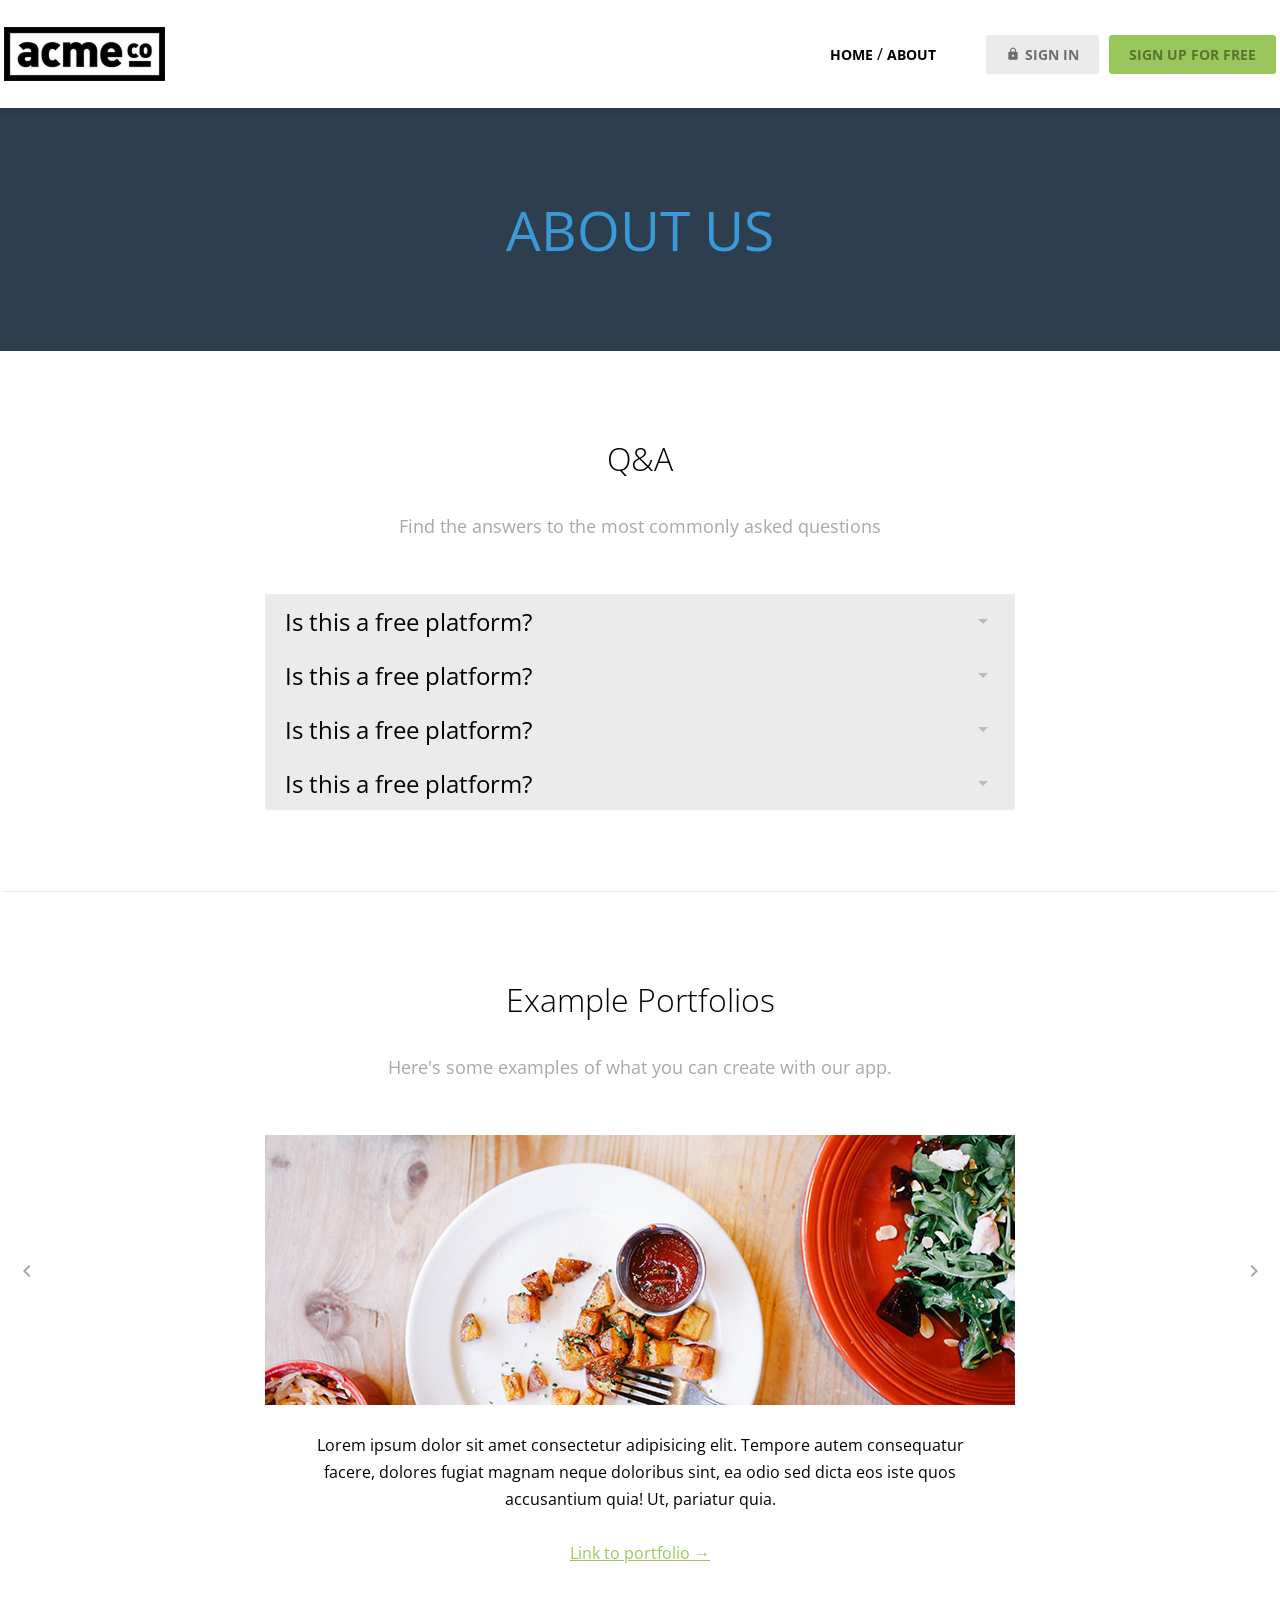
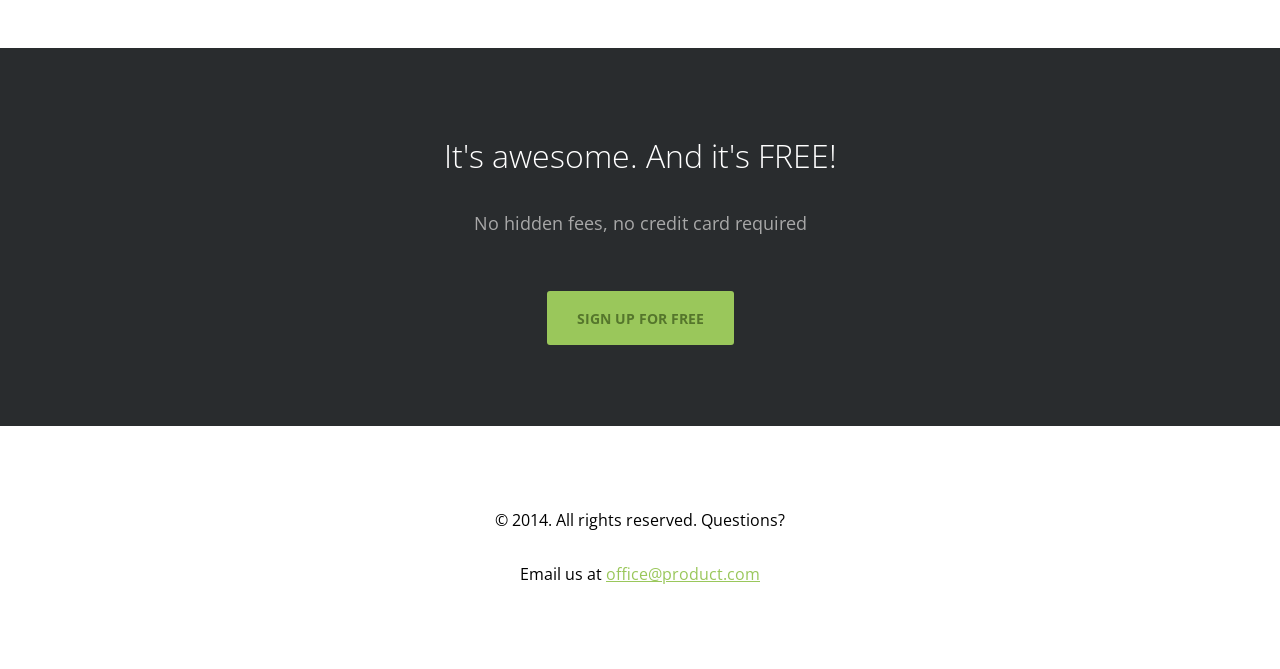
<file: about.html>
<!doctype html>
<html lang="en">
  <head>
    <meta charset="UTF-8" />
    <meta name="viewport" content="width=device-width, initial-scale=1.0" />
    <title>About - ACME</title>
    <link rel="preconnect" href="https://fonts.googleapis.com" />
    <link rel="preconnect" href="https://fonts.gstatic.com" crossorigin />
    <link
      href="https://fonts.googleapis.com/css2?family=Open+Sans:ital,wght@0,300..800;1,300..800&display=swap"
      rel="stylesheet"
    />
    <link href="https://fonts.googleapis.com/icon?family=Material+Icons" rel="stylesheet" />
    <link rel="stylesheet" href="css/common.css" />
    <link rel="stylesheet" href="css/about.css" />
  </head>

  <body>
    <header>
      <div class="container d-flex justify-content-between align-items-center">
        <h1 class="logo">
          <a href="index.html">
            <img src="images/logo.png" alt="acme logo" />
            <span class="hidden">ACME</span>
          </a>
        </h1>
        <nav>
          <ul class="d-flex align-items-center">
            <li>
              <a href="index.html" class="text-nav">home</a>
              /
              <a href="about.html" class="text-nav">about</a>
            </li>
            <li>
              <a href="signin.html" class="btn btn-secondary"
                ><span class="material-icons">lock</span>sign in</a
              >
            </li>
            <li>
              <a href="signup.html" class="btn btn-primary">sign up for free</a>
            </li>
          </ul>
        </nav>
      </div>
    </header>
    <main>
      <section class="hero inner-pd">
        <div class="container">
          <h2 class="text-heading-xl text-center">about us</h2>
        </div>
      </section>
      <section class="qna container inner-pd">
        <div class="header d-flex flex-column g-1">
          <h3 class="text-body-l">Q&amp;A</h3>
          <p class="text-body-m-plus">Find the answers to the most commonly asked questions</p>
        </div>
        <ul class="qnalist">
          <li>
            <details>
              <summary class="question">
                <span>Is this a free platform?</span>
                <span class="material-icons">arrow_drop_down</span>
              </summary>
              <div class="answer">
                <p>
                  Lorem ipsum dolor, sit amet consectetur adipisicing elit. Tempora magnam dolorem
                  perspiciatis! Delectus soluta animi quaerat ipsum labore, laboriosam mollitia
                  inventore commodi blanditiis molestiae asperiores dolorem expedita et tempore
                  deleniti.
                </p>
              </div>
            </details>
          </li>
          <li>
            <details>
              <summary class="question">
                <span>Is this a free platform?</span>
                <span class="material-icons">arrow_drop_down</span>
              </summary>
              <div class="answer">
                <p>
                  Lorem ipsum dolor, sit amet consectetur adipisicing elit. Tempora magnam dolorem
                  perspiciatis! Delectus soluta animi quaerat ipsum labore, laboriosam mollitia
                  inventore commodi blanditiis molestiae asperiores dolorem expedita et tempore
                  deleniti.
                </p>
              </div>
            </details>
          </li>
          <li>
            <details>
              <summary class="question">
                <span>Is this a free platform?</span>
                <span class="material-icons">arrow_drop_down</span>
              </summary>
              <div class="answer">
                <p>
                  Lorem ipsum dolor, sit amet consectetur adipisicing elit. Tempora magnam dolorem
                  perspiciatis! Delectus soluta animi quaerat ipsum labore, laboriosam mollitia
                  inventore commodi blanditiis molestiae asperiores dolorem expedita et tempore
                  deleniti.
                </p>
              </div>
            </details>
          </li>
          <li>
            <details>
              <summary class="question">
                <span>Is this a free platform?</span>
                <span class="material-icons">arrow_drop_down</span>
              </summary>
              <div class="answer">
                <p>
                  Lorem ipsum dolor, sit amet consectetur adipisicing elit. Tempora magnam dolorem
                  perspiciatis! Delectus soluta animi quaerat ipsum labore, laboriosam mollitia
                  inventore commodi blanditiis molestiae asperiores dolorem expedita et tempore
                  deleniti.
                </p>
              </div>
            </details>
          </li>
        </ul>
      </section>
      <hr class="container" />
      <section class="portfolio slidewrapper container inner-pd">
        <div class="header d-flex flex-column g-1">
          <h3 class="text-body-l">Example Portfolios</h3>
          <p class="text-body-m-plus">Here's some examples of what you can create with our app.</p>
        </div>
        <ul class="slidecontainer">
          <li>
            <img src="images/portfolio_01.png" alt="portfolio_01" />
            <p>
              Lorem ipsum dolor sit amet consectetur adipisicing elit. Tempore autem consequatur
              facere, dolores fugiat magnam neque doloribus sint, ea odio sed dicta eos iste quos
              accusantium quia! Ut, pariatur quia.
            </p>
            <a href="" class="text-link">Link to portfolio &rarr;</a>
          </li>
          <li>
            <img src="images/portfolio_01.png" alt="portfolio_01" />
            <p>
              Lorem ipsum dolor sit amet consectetur adipisicing elit. Tempore autem consequatur
              facere, dolores fugiat magnam neque doloribus sint, ea odio sed dicta eos iste quos
              accusantium quia! Ut, pariatur quia.
            </p>
            <a href="" class="text-link">Link to portfolio &rarr;</a>
          </li>
          <li>
            <img src="images/portfolio_01.png" alt="portfolio_01" />
            <p>
              Lorem ipsum dolor sit amet consectetur adipisicing elit. Tempore autem consequatur
              facere, dolores fugiat magnam neque doloribus sint, ea odio sed dicta eos iste quos
              accusantium quia! Ut, pariatur quia.
            </p>
            <a href="" class="text-link">Link to portfolio &rarr;</a>
          </li>
        </ul>
        <button type="button" class="button prev">
          <span class="material-icons">chevron_left</span>
        </button>
        <button type="button" class="button next">
          <span class="material-icons">chevron_right</span>
        </button>
      </section>
      <section class="cta inner-pd d-flex flex-column align-items-center g-2">
        <div class="content d-flex flex-column g-1">
          <h3 class="text-body-l">It's awesome. And it's FREE!</h3>
          <p class="text-body-m-plus">No hidden fees, no credit card required</p>
        </div>
        <a href="#" class="btn btn-primary big">sign up for free</a>
      </section>
    </main>
    <footer class="inner-pd d-flex flex-column align-items-center g-1">
      <p>&copy; 2014. All rights reserved. Questions?</p>
      <p>Email us at <a href="#" class="text-link">office@product.com</a></p>
    </footer>
    <script src="js/main.js"></script>
    <script src="js/about.js"></script>
  </body>
</html>
</file>
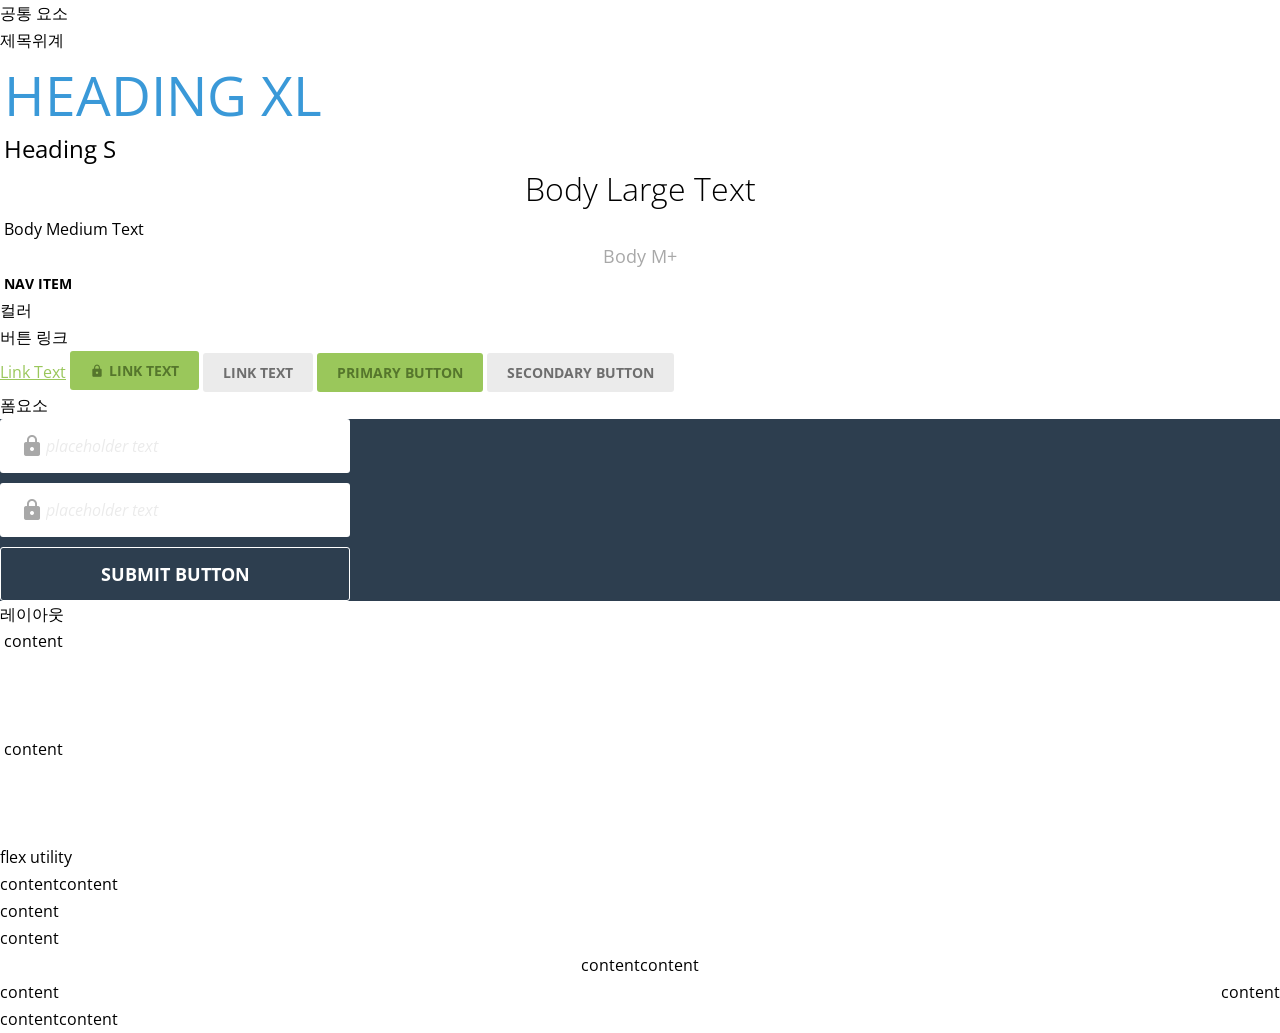
<file: common.html>
<!DOCTYPE html>
<html lang="en">

<head>
  <meta charset="UTF-8">
  <meta name="viewport" content="width=device-width, initial-scale=1.0">
  <title>ACME</title>
  <link rel="preconnect" href="https://fonts.googleapis.com">
  <link rel="preconnect" href="https://fonts.gstatic.com" crossorigin>
  <link href="https://fonts.googleapis.com/css2?family=Open+Sans:ital,wght@0,300..800;1,300..800&display=swap"
    rel="stylesheet">
  <link href="https://fonts.googleapis.com/icon?family=Material+Icons" rel="stylesheet">
  <link rel="stylesheet" href="css/common.css">
</head>

<body>
  <h1>공통 요소</h1>
  <h2>제목위계</h2>

  <!-- Typography System -->
  <div class="container">
    <!-- Heading -->
    <h1 class="text-heading-xl">Heading XL</h1>
    <h2 class="text-heading-s">Heading S</h2>

    <!-- Body -->
    <p class="text-body-l">Body Large Text</p>
    <p class="text-body-m">Body Medium Text</p>
    <p class="text-body-m-plus">Body M+</p>

    <!-- Navigation -->
    <nav>
      <ul>
        <li><a href="#" class="text-nav">Nav Item</a></li>
      </ul>
    </nav>
  </div>

  <h2>컬러</h2>
  <h2>버튼 링크</h2>
  <!-- Link -->
  <a href="#" class="text-link">Link Text</a>
  <a href="#" class="btn btn-primary"><span class="material-icons">lock</span> Link Text</a>
  <a href="#" class="btn btn-secondary">Link Text</a>

  <!-- Button -->
  <button class="btn btn-primary">Primary Button</button>
  <button class="btn btn-secondary">Secondary Button</button>

  <h2>폼요소</h2>
  <div class="hero">
    <form action="">
      <div class="field">
        <label for="useremail">
          <span class="material-icons">lock</span>
        </label>
        <input type="text" id="useremail" placeholder="placeholder text">
      </div>
      <div class="field">
        <label for="useremail">
          <span class="material-icons">lock</span>
        </label>
        <input type="text" id="useremail" placeholder="placeholder text">
      </div>
      <button type="submit">Submit button</button>
    </form>
  </div>
  <h2>레이아웃</h2>
  <div class="container">
    content
  </div>
  <div class="container inner-pd">
    content
  </div>
  <h3>flex utility</h3>
  <div class="d-flex">
    <div>content</div>
    <div>content</div>
  </div>
  <div class="d-flex flex-column">
    <div>content</div>
    <div>content</div>
  </div>
  <div class="d-flex justify-content-center">
    <div>content</div>
    <div>content</div>
  </div>
  <div class="d-flex justify-content-between">
    <div>content</div>
    <div>content</div>
  </div>
  <div class="d-flex align-items-center">
    <div>content</div>
    <div>content</div>
  </div>
</body>

</html>
</file>
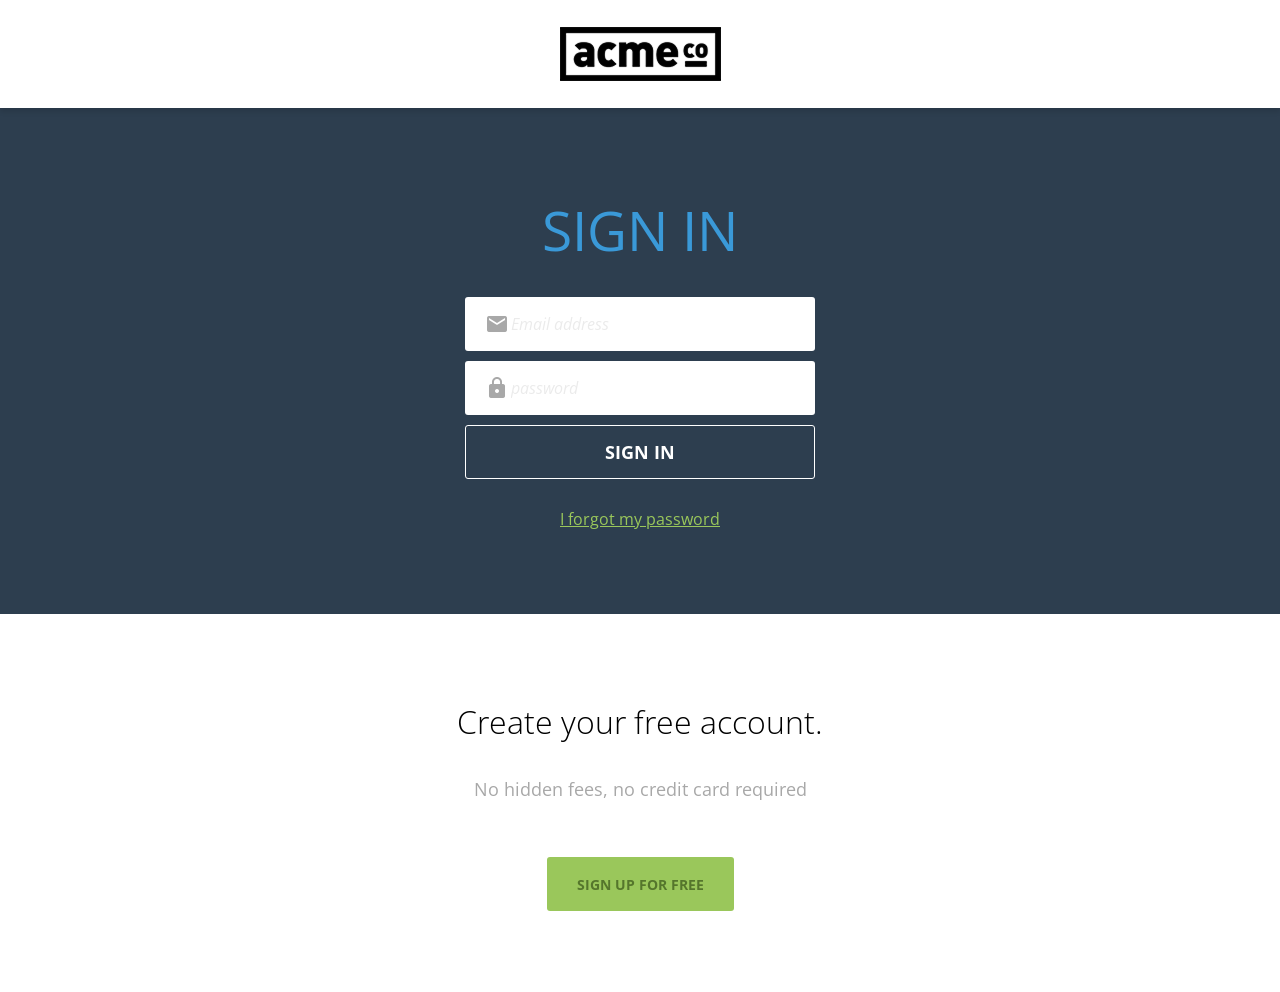
<file: signin.html>
<!doctype html>
<html lang="en">
  <head>
    <meta charset="UTF-8" />
    <meta name="viewport" content="width=device-width, initial-scale=1.0" />
    <title>Signin - ACME</title>
    <link rel="preconnect" href="https://fonts.googleapis.com" />
    <link rel="preconnect" href="https://fonts.gstatic.com" crossorigin />
    <link
      href="https://fonts.googleapis.com/css2?family=Open+Sans:ital,wght@0,300..800;1,300..800&display=swap"
      rel="stylesheet"
    />
    <link href="https://fonts.googleapis.com/icon?family=Material+Icons" rel="stylesheet" />
    <link rel="stylesheet" href="css/common.css" />
    <link rel="stylesheet" href="css/sign.css" />
  </head>

  <body>
    <header>
      <div class="container d-flex justify-content-center align-items-center">
        <h1 class="logo">
          <a href="index.html">
            <img src="images/logo.png" alt="acme logo" />
            <span class="hidden">ACME</span>
          </a>
        </h1>
      </div>
    </header>
    <main>
      <section class="hero inner-pd">
        <div class="container d-flex flex-column align-items-center g-1">
          <h2 class="text-heading-xl">Sign in</h2>
          <form action="">
            <div class="field">
              <label for="useremail">
                <span class="material-icons">email</span>
              </label>
              <input type="text" id="useremail" placeholder="Email address" />
            </div>
            <div class="field">
              <label for="useremail">
                <span class="material-icons">lock</span>
              </label>
              <input type="text" id="useremail" placeholder="password" />
            </div>
            <button type="submit">Sign in</button>
          </form>
          <a href="" class="text-link">I forgot my password</a>
        </div>
      </section>
    </main>
    <footer class="inner-pd d-flex flex-column align-items-center g-2">
      <div class="content d-flex flex-column g-1">
        <h3 class="text-body-l">Create your free account.</h3>
        <p class="text-body-m-plus">No hidden fees, no credit card required</p>
      </div>
      <a href="#" class="btn btn-primary big">sign up for free</a>
    </footer>
  </body>
</html>
</file>
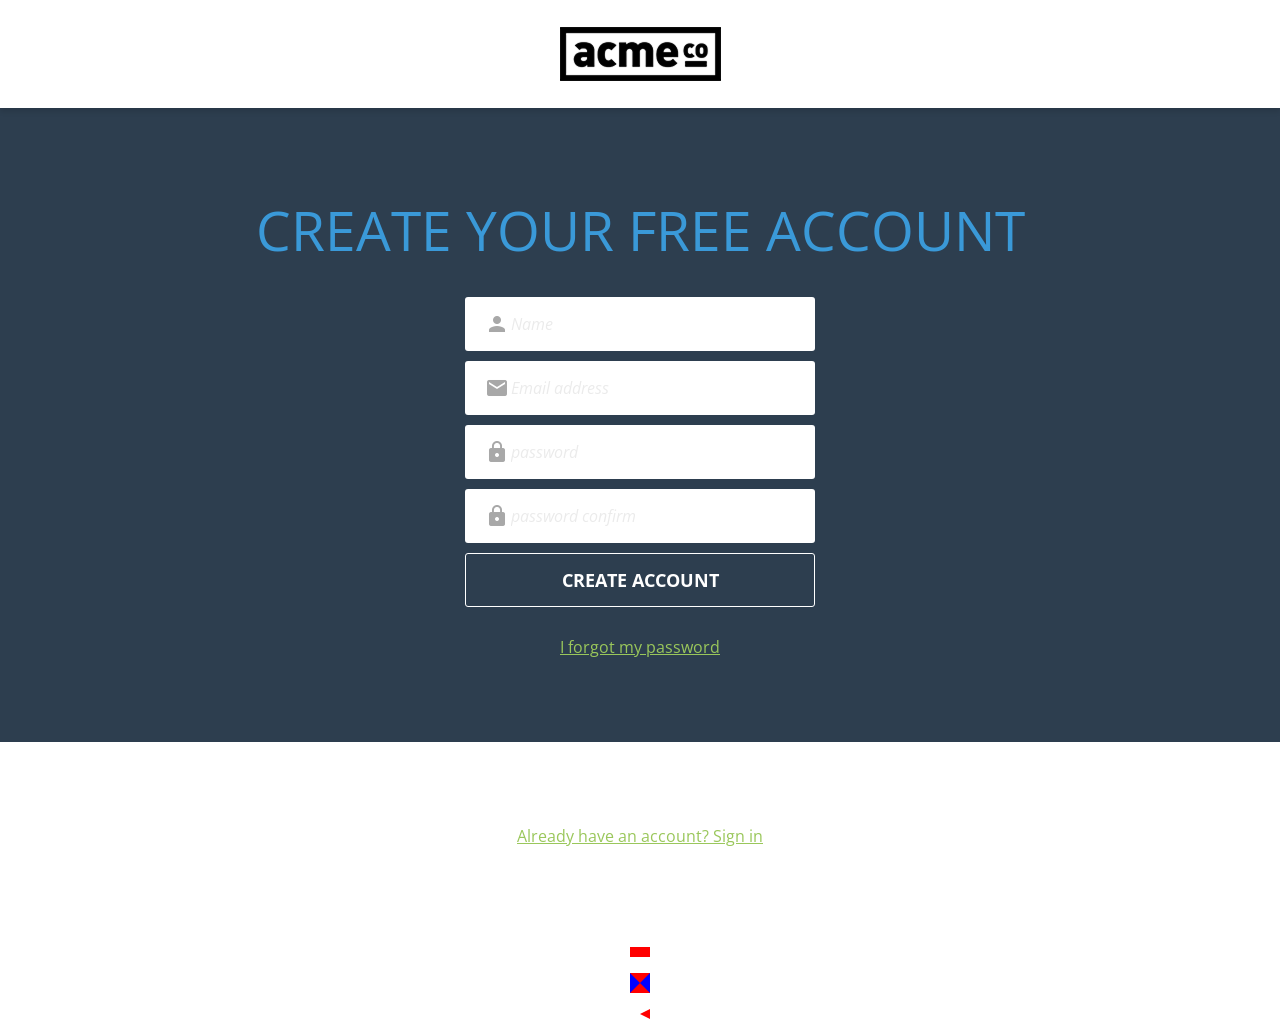
<file: signup.html>
<!doctype html>
<html lang="en">
  <head>
    <meta charset="UTF-8" />
    <meta name="viewport" content="width=device-width, initial-scale=1.0" />
    <title>Signup - ACME</title>
    <link rel="preconnect" href="https://fonts.googleapis.com" />
    <link rel="preconnect" href="https://fonts.gstatic.com" crossorigin />
    <link
      href="https://fonts.googleapis.com/css2?family=Open+Sans:ital,wght@0,300..800;1,300..800&display=swap"
      rel="stylesheet"
    />
    <link href="https://fonts.googleapis.com/icon?family=Material+Icons" rel="stylesheet" />
    <link rel="stylesheet" href="css/common.css" />
    <link rel="stylesheet" href="css/sign.css" />
  </head>

  <body>
    <header>
      <div class="container d-flex justify-content-center align-items-center">
        <h1 class="logo">
          <a href="index.html">
            <img src="images/logo.png" alt="acme logo" />
            <span class="hidden">ACME</span>
          </a>
        </h1>
      </div>
    </header>
    <main>
      <section class="hero inner-pd">
        <div class="container d-flex flex-column align-items-center g-1">
          <h2 class="text-heading-xl">create your free account</h2>
          <form action="#" novalidate>
            <div class="field">
              <label for="useremail">
                <span class="material-icons">person</span>
              </label>
              <input type="text" id="useremail" placeholder="Name" required />
            </div>
            <div class="field">
              <label for="useremail">
                <span class="material-icons">email</span>
              </label>
              <input type="text" id="useremail" placeholder="Email address" required />
            </div>
            <div class="field">
              <label for="userpw">
                <span class="material-icons">lock</span>
              </label>
              <input type="password" id="userpw" placeholder="password" required />
            </div>
            <div class="field">
              <label for="userpwcf">
                <span class="material-icons">lock</span>
              </label>
              <input type="password" id="userpwcf" placeholder="password confirm" required />
            </div>
            <button type="submit">create Account</button>
            <div class="feedback"></div>
          </form>
          <a href="" class="text-link">I forgot my password</a>
        </div>
      </section>
    </main>
    <footer class="inner-pd text-center">
      <a href="#" class="text-link">Already have an account? Sign in</a>
    </footer>
    <div class="box box1"></div>
    <div class="box box2"></div>
    <div class="box box3"></div>
    <script src="js/sign.js"></script>
  </body>
</html>
</file>
<file: css/about.css>
.qnalist {
  width: 750px;
  margin: 0 auto;
}
.qnalist details {
  interpolate-size: allow-keywords;
}
.qnalist details::details-content {
  block-size: 0;
  opacity: 0;
  overflow: hidden;
  transition:
    block-size 0.35s ease,
    opacity 0.35s ease;
}
.qnalist details[open]::details-content {
  block-size: auto;
  opacity: 1;
}
.qnalist details[open] .question .material-icons {
  opacity: 1;
  transform: rotate(180deg);
}
.qnalist .question {
  display: flex;
  height: calc(var(--base-unit) * 2);
  padding: 0 20px;
  justify-content: space-between;
  align-items: center;
  background: var(--super--light--gray);
  cursor: pointer;
  font-size: var(--heading--s);
  line-height: var(--base-unit);
}
.qnalist .question::-webkit-details-marker {
  display: none;
}
.qnalist .question::marker {
  content: "";
}
.qnalist .question .material-icons {
  opacity: 0.2;
  color: #000;
  transition: 0.35s;
}
.qnalist .answer {
  display: flex;
  padding: 20px 20px 30px;
  flex-direction: column;
  gap: 27px;
  box-sizing: border-box;
}
.qnalist details[open] .question {
  font-weight: bold;
}
</file>
<file: css/sign.css>
.hero form {
  position: relative;
}
.feedback {
  width: 320px;
  padding: 20px;
  color: #f30000;
  border-radius: 3px;
  background: var(--white);
  position: absolute;
  left: calc(100% + 30px);
  top: 0;
  display: flex;
  flex-direction: column;
  gap: var(--base-unit);
  visibility: hidden;
}
.feedback:after {
  content: "";
  position: absolute;
  width: 0;
  height: 0;
  border-width: 7px 8px;
  border-style: solid;
  border-color: transparent #fff transparent transparent;
  top: 30px;
  right: 100%;
}

.box {
  width: 0;
  height: 0;
  border-width: 5px 10px;
  border-style: solid;
  margin: 1rem auto;
}
.box1 {
  /* border: 10px solid red; */
  border-color: red;
}
.box2 {
  border-width: 10px;
  border-color: red blue;
}
.box3 {
  border-color: transparent red transparent transparent;
}
</file>
<file: css/common.css>
@import url("normalize.css");
@import url("reset.css");
@import url("flex-utility.css");

:root {
  /* Layout */
  --base-unit: 27px;
  --base-font: 16px;

  /* Color styles */
  --black: rgba(44, 44, 44, 1);
  --light--gray: rgba(168, 168, 168, 1);
  --medium--gray: rgba(110, 110, 110, 1);
  --super--light--gray: rgba(235, 235, 235, 1);
  --primary: rgba(154, 199, 91, 1);
  --secondary: rgba(85, 118, 44, 1);
  --white: rgba(255, 255, 255, 1);
  --hero: rgba(45, 62, 79, 1);
  --hero--title: rgba(58, 153, 216, 1);
  --medium-blue: rgba(67, 156, 207, 1);
  --light-blue: rgba(72, 157, 205, 1);
  --c-t-a: rgba(41, 44, 46, 1);

  /* Text-size styles */
  --heading--x-l: calc(var(--base-font) * 3.4375);
  --body--l: calc(var(--base-font) * 2);
  --heading--s: calc(var(--base-font) * 1.5);
  --body--m: var(--base-font);
  --nav--item: calc(var(--base-font) * 0.875);
  --body--m-plus: calc(var(--base-font) * 1.125);
  --link: var(--base-font);
  --button---secondary: calc(var(--base-font) * 0.875);
  --button---primary: calc(var(--base-font) * 0.875);
}

body {
  /* font-family: "Open Sans", sans-serif;
  font-size:var(--base-font);
  line-height:var(--base-unit); */
  font:
    var(--base-font)/var(--base-unit) "Open Sans",
    sans-serif;
}

/* 폰트 위계 */
.text-heading-xl {
  font-size: var(--heading--x-l);
  line-height: calc(var(--base-unit) * 3);
  color: var(--hero--title);
  text-transform: uppercase;
  letter-spacing: 2%;
}

.text-heading-s {
  font-size: var(--heading--s);
  line-height: var(--base-unit);
}

.text-body-l {
  font-size: var(--body--l);
  line-height: calc(var(--base-unit) * 2);
  font-weight: 300;
  text-align: center;
}

.text-body-m {
  font-size: var(--body--m);
  line-height: var(--base-unit);
}

.text-body-m-plus {
  font-size: var(--body--m-plus);
  line-height: var(--base-unit);
  text-align: center;
  color: var(--light--gray);
}
.text-nav {
  font-size: var(--nav--item);
  font-weight: bold;
  text-transform: uppercase;
}
/* 링크 버튼 */
.btn {
  height: 39px;
  background: var(--super--light--gray);
  border-radius: 3px;
  padding: 0 20px;
  display: inline-flex;
  color: var(--medium--gray);
  align-items: center;
  font-size: calc(var(--base-font) * 0.875);
  font-weight: bold;
  gap: 5px;
  text-transform: uppercase;
}
.btn .material-icons {
  font-size: 14px;
}
.btn-primary {
  background: var(--primary);
  color: var(--secondary);
}
.btn.big {
  height: calc(var(--base-unit) * 2);
  padding: 0 30px;
}

/* 폼 요소 */
.hero {
  background: var(--hero);
}
form {
  width: 350px;
  display: flex;
  flex-direction: column;
  gap: 10px;
}
form .field {
  height: calc(var(--base-unit) * 2);
  background: var(--white);
  border-radius: 3px;
  padding: 0 20px;
  display: flex;
  align-items: center;
  color: var(--light--gray);
}
form .field label {
  display: flex;
}
form .field input {
  font-style: italic;
  color: var(--black);
  width: 100%;
  outline: none;
}
form .field:focus-within {
  box-shadow: inset 0 0 5px rgba(72, 0, 255, 0.7);
}
form .field input::placeholder {
  color: var(--super--light--gray);
}
form button {
  height: calc(var(--base-unit) * 2);
  border-radius: 3px;
  display: flex;
  align-items: center;
  justify-content: center;
  color: var(--white);
  font-size: calc(var(--base-font) * 1.125);
  text-transform: uppercase;
  font-weight: bold;
  border: 1px solid var(--white);
}
/* 레이아웃 */
.container {
  max-width: 1272px;
  width: 100%;
  margin: 0 auto;
}
.inner-pd {
  padding: calc(var(--base-unit) * 3) 0;
}
.inner-top-pd {
  padding-top: calc(var(--base-unit) * 3);
}
.hidden {
  position: absolute;
  clip-path: inset(50%);
  width: 1px;
  height: 1px;
  overflow: hidden;
}

hr {
  border: none;
  /* border-top:1px solid var(--super--light--gray); */
  height: 1px;
  background: var(--super--light--gray);
}

.text-link {
  text-decoration: underline;
  color: var(--primary);
}
section .header {
  margin-bottom: calc(var(--base-unit) * 2);
}

/* 헤더 */
body > header {
  background: var(--white);
  padding: var(--base-unit) 0;
  box-shadow: 0 4px 5px rgba(0, 0, 0, 0.1);
  position: sticky;
  top: 0;
  transition: 0.3s ease-out;
  z-index: 3;
}

body > header.fixed {
  padding: calc(var(--base-unit) / 2) 0;
}

header nav ul {
  gap: 10px;
}
header nav ul li:first-child {
  margin-right: 40px;
}

/* 슬라이드 */
.slidewrapper {
  position: relative;
  overflow: hidden;
}
.slidecontainer {
  width: 300%; /* js 부모 너비파악, 슬라이드 개수 파악, 너비 계산 지정할 예정 */
  display: flex;
  transition: 0.3s ease-out;
}
.slidecontainer li {
  width: 100%;
  display: flex;
  flex-direction: column;
  align-items: center;
  gap: var(--base-unit);
}
.slidecontainer li > p {
  width: 700px;
  text-align: center;
}
.slidewrapper button {
  width: 45px;
  height: 45px;
  display: flex;
  justify-content: center;
  align-items: center;
  color: var(--light--gray);
  cursor: pointer;
  position: absolute;
  top: 50%;
  transform: translateY(-50%);
}
.slidewrapper button.prev {
  left: 0;
}
.slidewrapper button.next {
  right: 0;
}

/* CTA */
.cta {
  background: var(--c-t-a);
}
.cta h3 {
  color: var(--white);
}

button{
z-index: 2;
}
</file>
